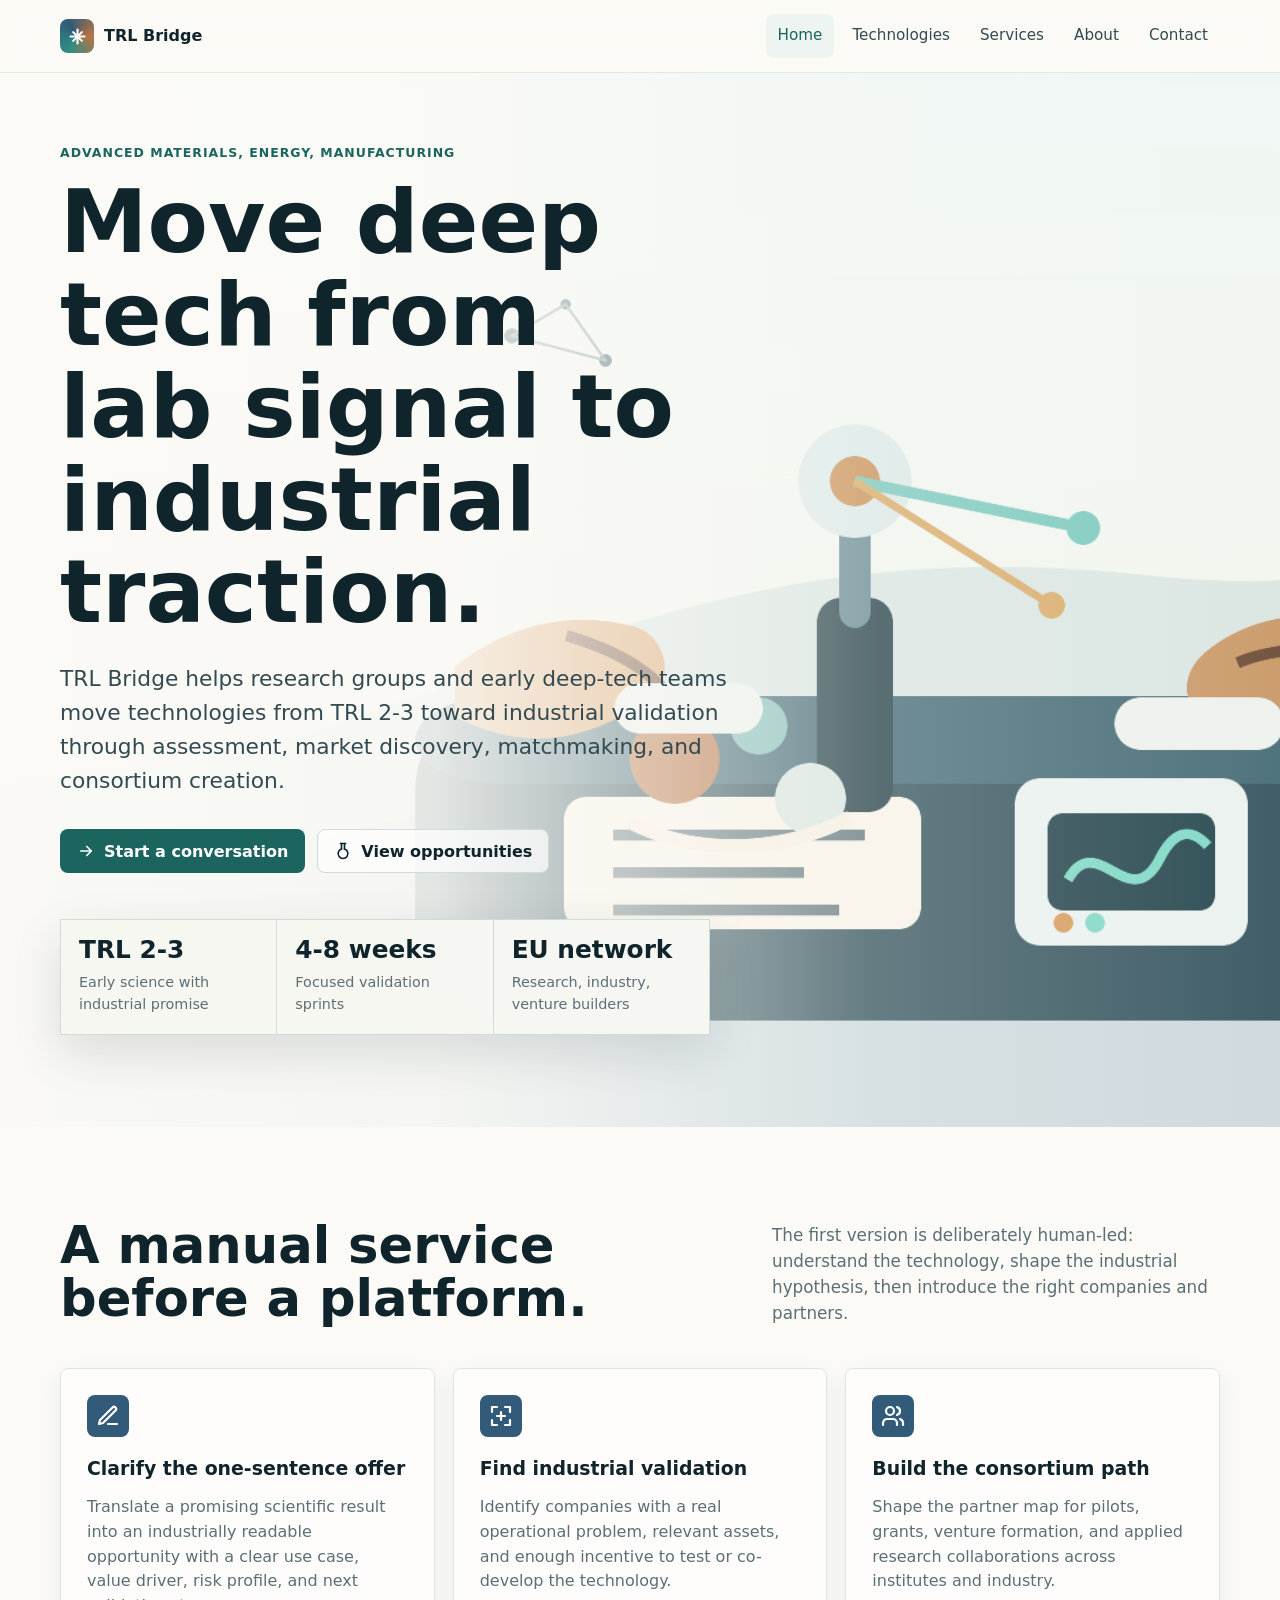
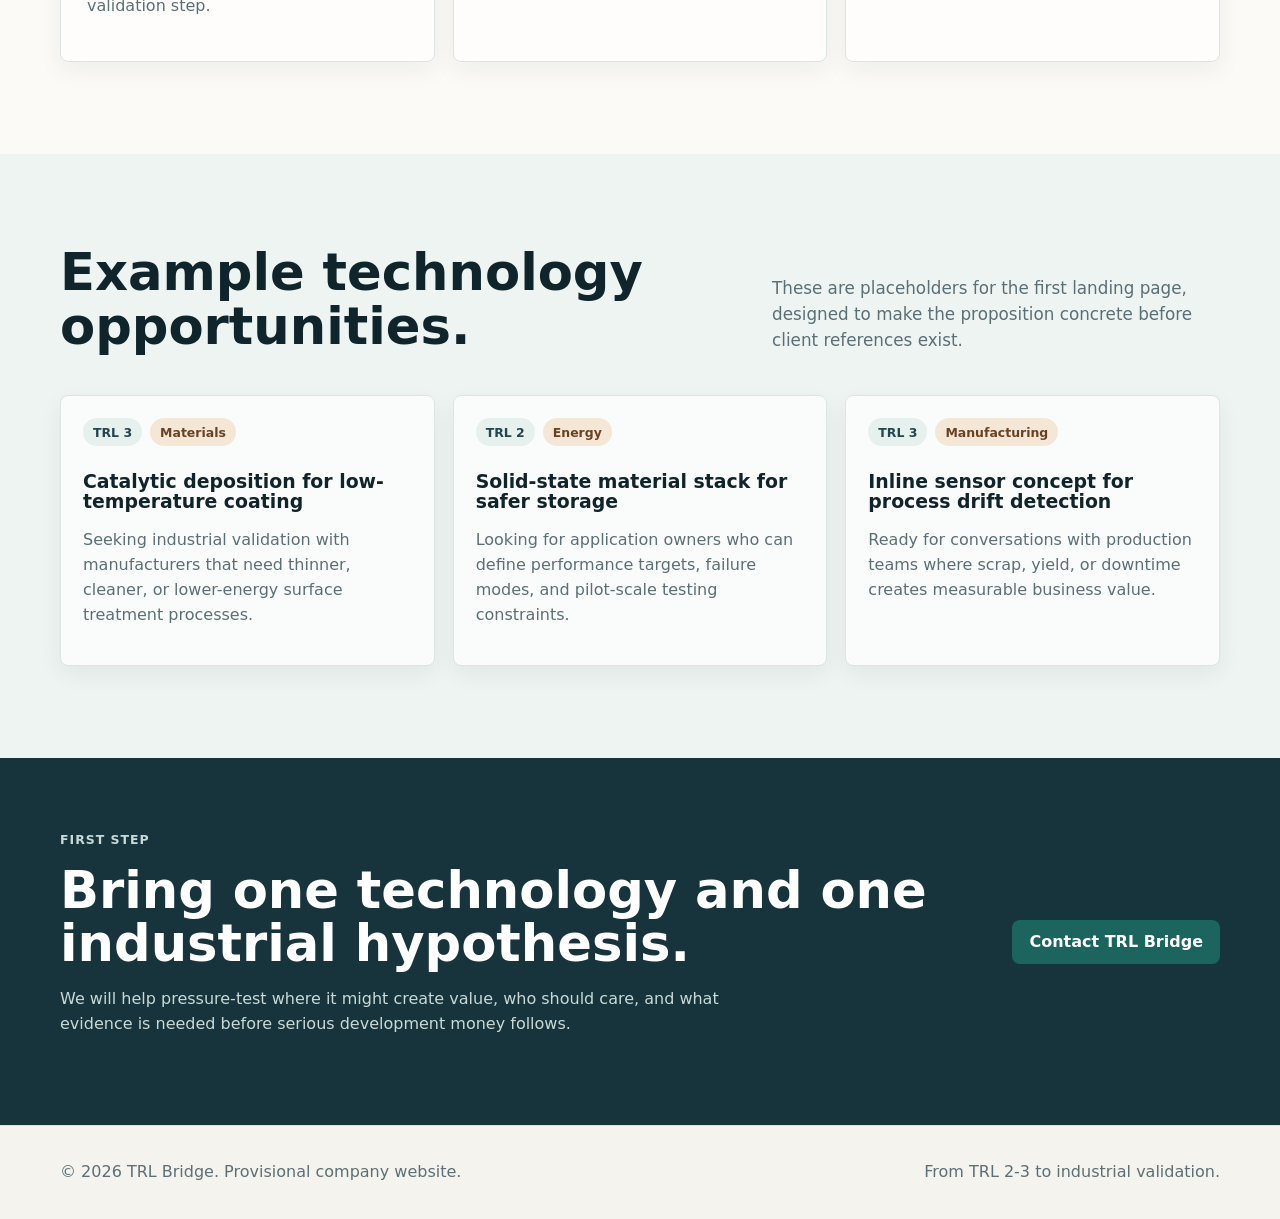
<file: index.html>
<!doctype html>
<html lang="en">
  <head>
    <meta charset="utf-8">
    <meta name="viewport" content="width=device-width, initial-scale=1">
    <title>TRL Bridge | Move deep tech from lab signal to industrial traction</title>
    <meta name="description" content="TRL Bridge helps research groups and early deep-tech teams move TRL 2-3 technologies toward industrial validation through assessment, matchmaking, commercial validation, and consortium building.">
    <link rel="stylesheet" href="styles.css">
  </head>
  <body>
    <header class="site-header">
      <nav class="nav" aria-label="Main navigation">
        <a class="brand" href="index.html" aria-label="TRL Bridge home">
          <span class="mark" aria-hidden="true">
            <svg viewBox="0 0 24 24" fill="none" stroke="currentColor" stroke-width="2.4" stroke-linecap="round" stroke-linejoin="round"><path d="M4 12h16"/><path d="M12 4v16"/><path d="m7 7 10 10"/><path d="m17 7-10 10"/></svg>
          </span>
          <span>TRL Bridge</span>
        </a>
        <div class="nav-links">
          <a href="index.html" aria-current="page">Home</a>
          <a href="technologies.html">Technologies</a>
          <a href="services.html">Services</a>
          <a href="about.html">About</a>
          <a href="contact.html">Contact</a>
        </div>
      </nav>
    </header>

    <main>
      <section class="hero">
        <div class="hero-inner">
          <div class="hero-copy">
            <p class="eyebrow">Advanced materials, energy, manufacturing</p>
            <h1>Move deep tech from lab signal to industrial traction.</h1>
            <p class="lede">TRL Bridge helps research groups and early deep-tech teams move technologies from TRL 2-3 toward industrial validation through assessment, market discovery, matchmaking, and consortium creation.</p>
            <div class="hero-actions">
              <a class="button primary" href="contact.html">
                <svg viewBox="0 0 24 24" fill="none" stroke="currentColor" stroke-width="2.2" stroke-linecap="round" stroke-linejoin="round"><path d="M5 12h14"/><path d="m13 6 6 6-6 6"/></svg>
                Start a conversation
              </a>
              <a class="button secondary" href="technologies.html">
                <svg viewBox="0 0 24 24" fill="none" stroke="currentColor" stroke-width="2.2" stroke-linecap="round" stroke-linejoin="round"><path d="M10 2v7.31"/><path d="M14 9.3V2"/><path d="M8.5 2h7"/><path d="M14 9.3a6.5 6.5 0 1 1-4 0"/></svg>
                View opportunities
              </a>
            </div>
            <div class="proof-row" aria-label="Company focus">
              <div class="proof"><strong>TRL 2-3</strong><span>Early science with industrial promise</span></div>
              <div class="proof"><strong>4-8 weeks</strong><span>Focused validation sprints</span></div>
              <div class="proof"><strong>EU network</strong><span>Research, industry, venture builders</span></div>
            </div>
          </div>
        </div>
      </section>

      <section class="section">
        <div class="section-inner">
          <div class="section-heading">
            <h2>A manual service before a platform.</h2>
            <p>The first version is deliberately human-led: understand the technology, shape the industrial hypothesis, then introduce the right companies and partners.</p>
          </div>
          <div class="grid three">
            <article class="service card">
              <div class="icon" aria-hidden="true"><svg viewBox="0 0 24 24" fill="none" stroke="currentColor" stroke-width="2.2" stroke-linecap="round" stroke-linejoin="round"><path d="M12 20h9"/><path d="M16.5 3.5a2.12 2.12 0 0 1 3 3L7 19l-4 1 1-4Z"/></svg></div>
              <h3>Clarify the one-sentence offer</h3>
              <p>Translate a promising scientific result into an industrially readable opportunity with a clear use case, value driver, risk profile, and next validation step.</p>
            </article>
            <article class="service card">
              <div class="icon" aria-hidden="true"><svg viewBox="0 0 24 24" fill="none" stroke="currentColor" stroke-width="2.2" stroke-linecap="round" stroke-linejoin="round"><path d="M16 3h5v5"/><path d="M8 3H3v5"/><path d="M3 16v5h5"/><path d="M21 16v5h-5"/><path d="M8 12h8"/><path d="M12 8v8"/></svg></div>
              <h3>Find industrial validation</h3>
              <p>Identify companies with a real operational problem, relevant assets, and enough incentive to test or co-develop the technology.</p>
            </article>
            <article class="service card">
              <div class="icon" aria-hidden="true"><svg viewBox="0 0 24 24" fill="none" stroke="currentColor" stroke-width="2.2" stroke-linecap="round" stroke-linejoin="round"><path d="M16 21v-2a4 4 0 0 0-4-4H6a4 4 0 0 0-4 4v2"/><circle cx="9" cy="7" r="4"/><path d="M22 21v-2a4 4 0 0 0-3-3.87"/><path d="M16 3.13a4 4 0 0 1 0 7.75"/></svg></div>
              <h3>Build the consortium path</h3>
              <p>Shape the partner map for pilots, grants, venture formation, and applied research collaborations across institutes and industry.</p>
            </article>
          </div>
        </div>
      </section>

      <section class="section alt">
        <div class="section-inner">
          <div class="section-heading">
            <h2>Example technology opportunities.</h2>
            <p>These are placeholders for the first landing page, designed to make the proposition concrete before client references exist.</p>
          </div>
          <div class="grid three">
            <article class="opportunity card">
              <div class="tag-row"><span class="tag">TRL 3</span><span class="tag copper">Materials</span></div>
              <h3>Catalytic deposition for low-temperature coating</h3>
              <p>Seeking industrial validation with manufacturers that need thinner, cleaner, or lower-energy surface treatment processes.</p>
            </article>
            <article class="opportunity card">
              <div class="tag-row"><span class="tag">TRL 2</span><span class="tag copper">Energy</span></div>
              <h3>Solid-state material stack for safer storage</h3>
              <p>Looking for application owners who can define performance targets, failure modes, and pilot-scale testing constraints.</p>
            </article>
            <article class="opportunity card">
              <div class="tag-row"><span class="tag">TRL 3</span><span class="tag copper">Manufacturing</span></div>
              <h3>Inline sensor concept for process drift detection</h3>
              <p>Ready for conversations with production teams where scrap, yield, or downtime creates measurable business value.</p>
            </article>
          </div>
        </div>
      </section>

      <section class="contact-band">
        <div class="section-inner">
          <div>
            <p class="eyebrow">First step</p>
            <h2>Bring one technology and one industrial hypothesis.</h2>
            <p>We will help pressure-test where it might create value, who should care, and what evidence is needed before serious development money follows.</p>
          </div>
          <a class="button primary" href="contact.html">Contact TRL Bridge</a>
        </div>
      </section>
    </main>

    <footer class="site-footer">
      <div class="footer-inner">
        <span>© <span data-year></span> TRL Bridge. Provisional company website.</span>
        <span>From TRL 2-3 to industrial validation.</span>
      </div>
    </footer>
    <script src="site.js"></script>
  </body>
</html>
</file>
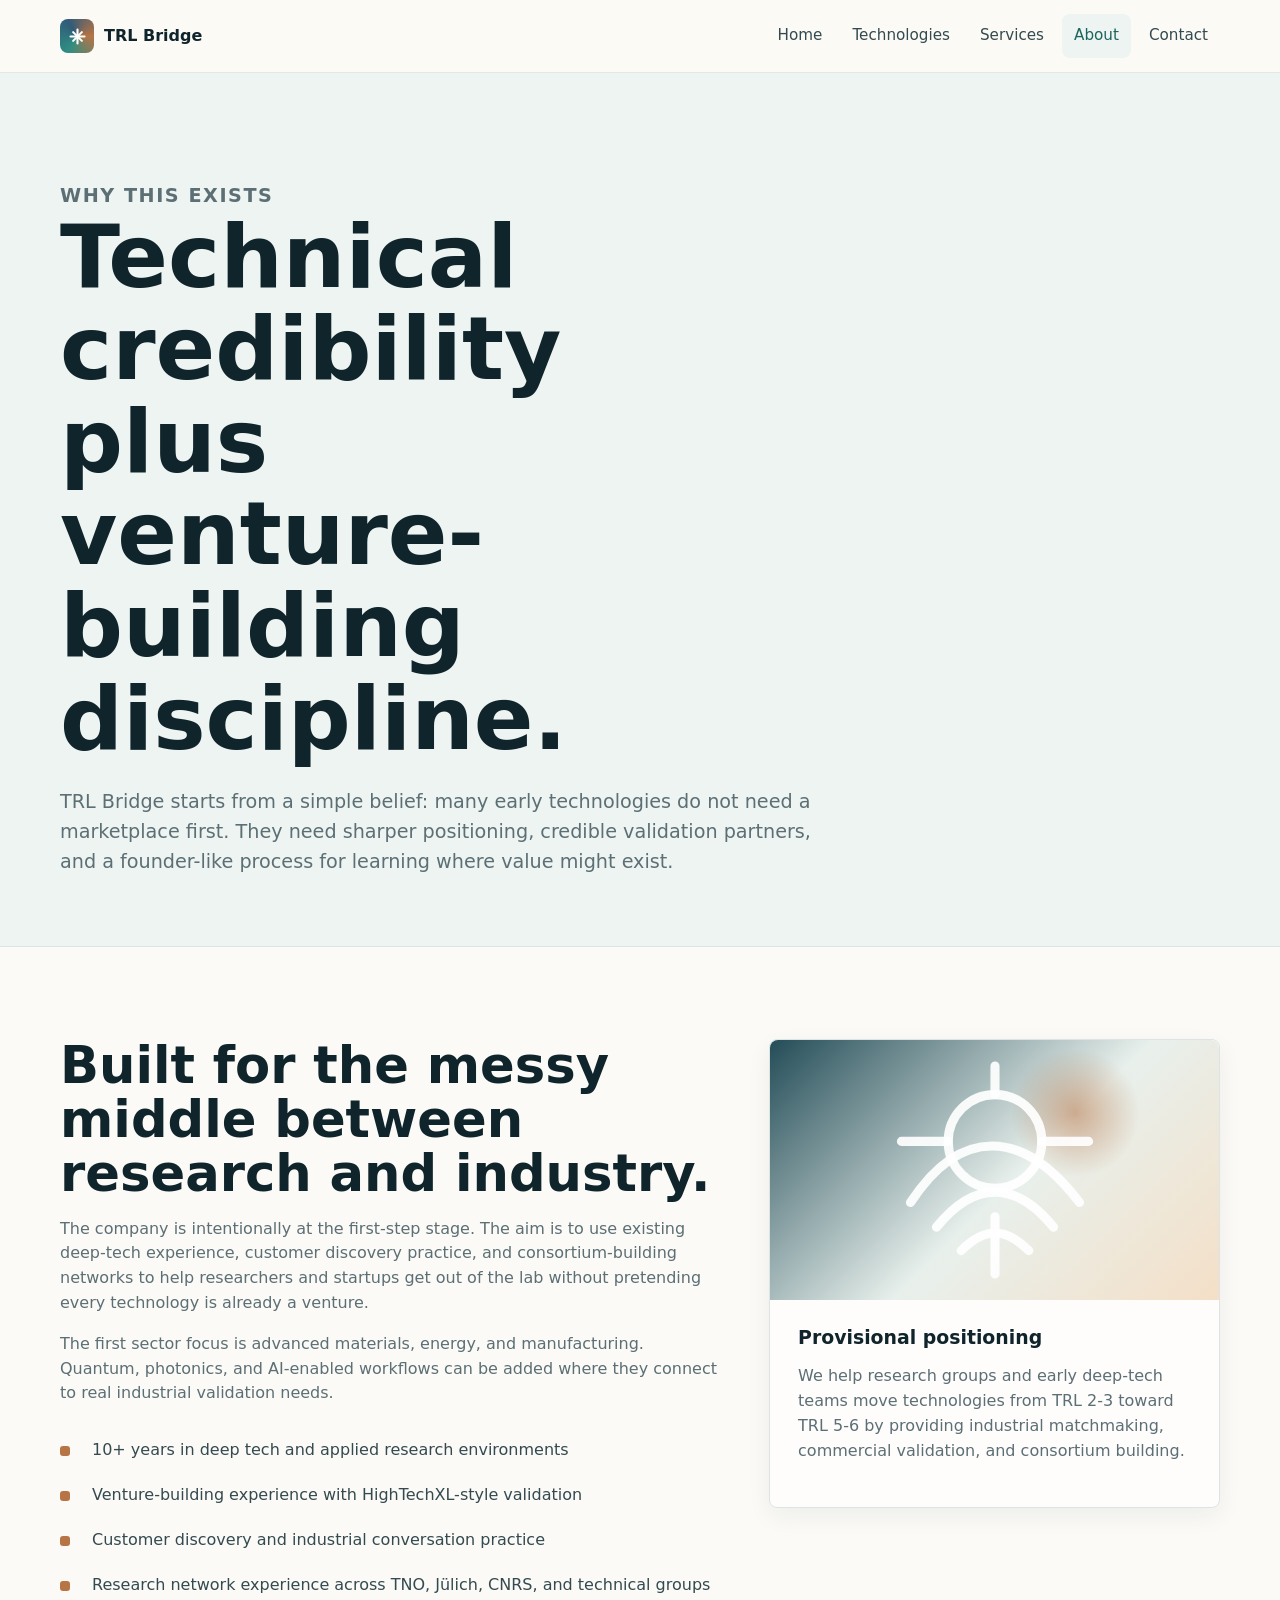
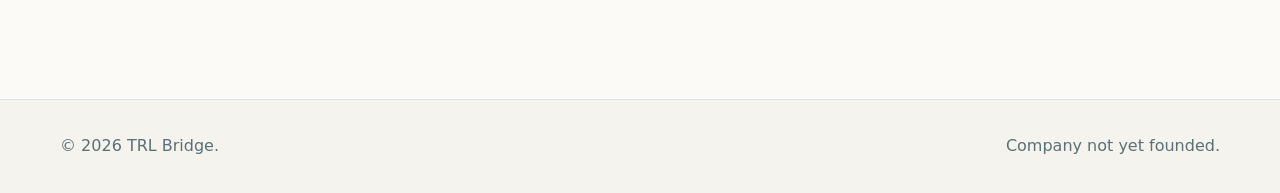
<file: about.html>
<!doctype html>
<html lang="en">
  <head>
    <meta charset="utf-8">
    <meta name="viewport" content="width=device-width, initial-scale=1">
    <title>About | TRL Bridge</title>
    <meta name="description" content="TRL Bridge is a provisional venture-building service for deep-tech research groups, startups, and industrial partners.">
    <link rel="stylesheet" href="styles.css">
  </head>
  <body>
    <header class="site-header">
      <nav class="nav" aria-label="Main navigation">
        <a class="brand" href="index.html"><span class="mark" aria-hidden="true"><svg viewBox="0 0 24 24" fill="none" stroke="currentColor" stroke-width="2.4" stroke-linecap="round" stroke-linejoin="round"><path d="M4 12h16"/><path d="M12 4v16"/><path d="m7 7 10 10"/><path d="m17 7-10 10"/></svg></span><span>TRL Bridge</span></a>
        <div class="nav-links">
          <a href="index.html">Home</a>
          <a href="technologies.html">Technologies</a>
          <a href="services.html">Services</a>
          <a href="about.html" aria-current="page">About</a>
          <a href="contact.html">Contact</a>
        </div>
      </nav>
    </header>
    <main>
      <section class="page-hero">
        <div class="section-inner">
          <p class="eyebrow">Why this exists</p>
          <h1>Technical credibility plus venture-building discipline.</h1>
          <p>TRL Bridge starts from a simple belief: many early technologies do not need a marketplace first. They need sharper positioning, credible validation partners, and a founder-like process for learning where value might exist.</p>
        </div>
      </section>
      <section class="section">
        <div class="section-inner split">
          <div class="text-block">
            <h2>Built for the messy middle between research and industry.</h2>
            <p>The company is intentionally at the first-step stage. The aim is to use existing deep-tech experience, customer discovery practice, and consortium-building networks to help researchers and startups get out of the lab without pretending every technology is already a venture.</p>
            <p>The first sector focus is advanced materials, energy, and manufacturing. Quantum, photonics, and AI-enabled workflows can be added where they connect to real industrial validation needs.</p>
            <ul class="list">
              <li>10+ years in deep tech and applied research environments</li>
              <li>Venture-building experience with HighTechXL-style validation</li>
              <li>Customer discovery and industrial conversation practice</li>
              <li>Research network experience across TNO, Jülich, CNRS, and technical groups</li>
            </ul>
          </div>
          <aside class="card">
            <div class="bio-visual" aria-hidden="true">
              <svg viewBox="0 0 200 200" fill="none" stroke="currentColor" stroke-width="7" stroke-linecap="round" stroke-linejoin="round">
                <path d="M35 125c38-58 86-58 130 0"/>
                <path d="M55 144c29-36 61-36 90 0"/>
                <path d="M74 162c18-18 34-18 52 0"/>
                <circle cx="100" cy="78" r="36"/>
                <path d="M100 42v-22M100 136v44M64 78H28M172 78h-36"/>
              </svg>
            </div>
            <div class="bio">
              <h3>Provisional positioning</h3>
              <p>We help research groups and early deep-tech teams move technologies from TRL 2-3 toward TRL 5-6 by providing industrial matchmaking, commercial validation, and consortium building.</p>
            </div>
          </aside>
        </div>
      </section>
    </main>
    <footer class="site-footer"><div class="footer-inner"><span>© <span data-year></span> TRL Bridge.</span><span>Company not yet founded.</span></div></footer>
    <script src="site.js"></script>
  </body>
</html>
</file>
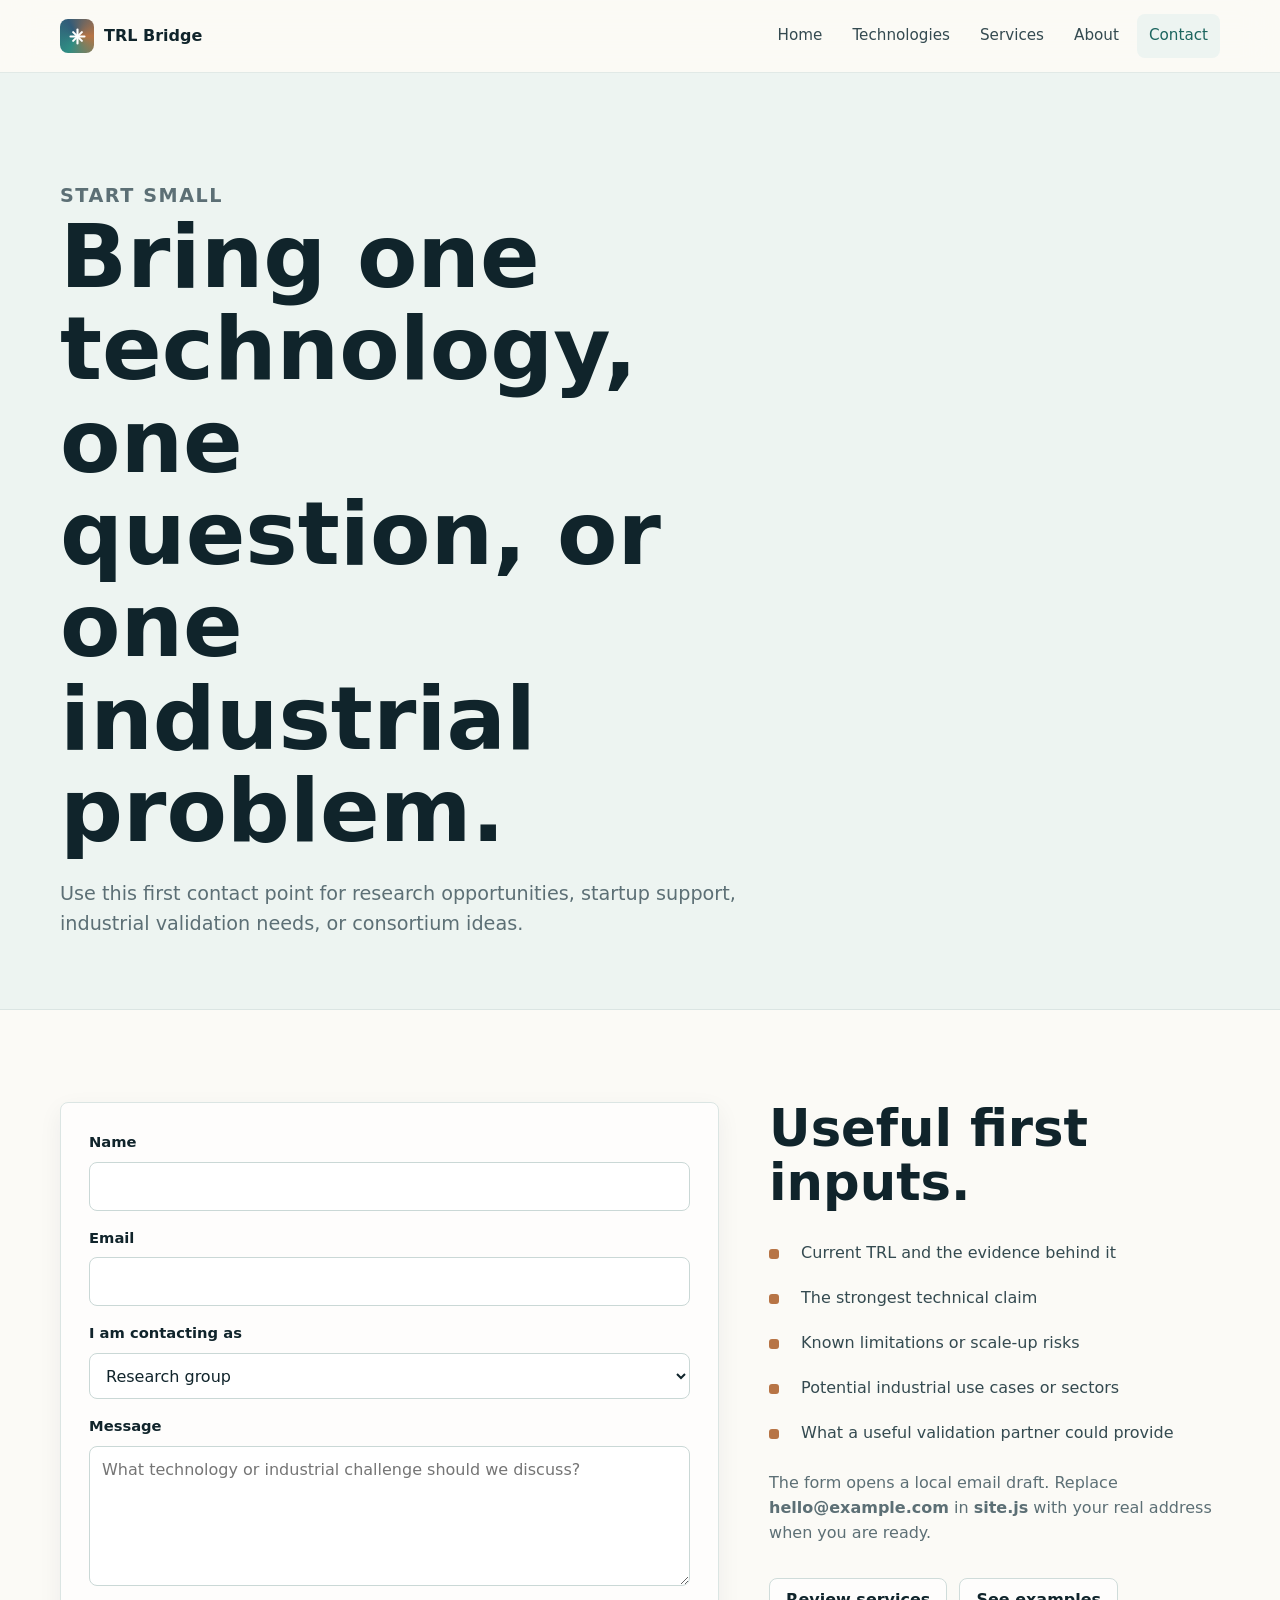
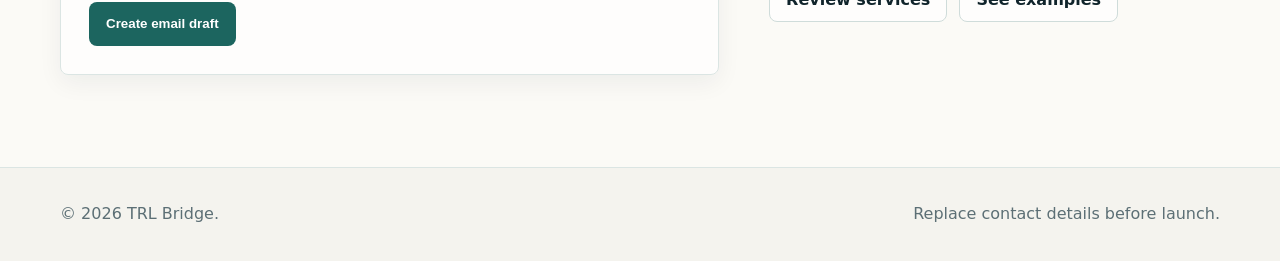
<file: contact.html>
<!doctype html>
<html lang="en">
  <head>
    <meta charset="utf-8">
    <meta name="viewport" content="width=device-width, initial-scale=1">
    <title>Contact | TRL Bridge</title>
    <meta name="description" content="Contact TRL Bridge about early TRL technologies, industrial validation, and deep-tech consortium building.">
    <link rel="stylesheet" href="styles.css">
  </head>
  <body>
    <header class="site-header">
      <nav class="nav" aria-label="Main navigation">
        <a class="brand" href="index.html"><span class="mark" aria-hidden="true"><svg viewBox="0 0 24 24" fill="none" stroke="currentColor" stroke-width="2.4" stroke-linecap="round" stroke-linejoin="round"><path d="M4 12h16"/><path d="M12 4v16"/><path d="m7 7 10 10"/><path d="m17 7-10 10"/></svg></span><span>TRL Bridge</span></a>
        <div class="nav-links">
          <a href="index.html">Home</a>
          <a href="technologies.html">Technologies</a>
          <a href="services.html">Services</a>
          <a href="about.html">About</a>
          <a href="contact.html" aria-current="page">Contact</a>
        </div>
      </nav>
    </header>
    <main>
      <section class="page-hero">
        <div class="section-inner">
          <p class="eyebrow">Start small</p>
          <h1>Bring one technology, one question, or one industrial problem.</h1>
          <p>Use this first contact point for research opportunities, startup support, industrial validation needs, or consortium ideas.</p>
        </div>
      </section>
      <section class="section">
        <div class="section-inner split">
          <form class="contact-panel card" data-contact-form>
            <div class="field">
              <label for="name">Name</label>
              <input id="name" name="name" autocomplete="name" required>
            </div>
            <div class="field">
              <label for="email">Email</label>
              <input id="email" type="email" name="email" autocomplete="email" required>
            </div>
            <div class="field">
              <label for="role">I am contacting as</label>
              <select id="role" name="role">
                <option>Research group</option>
                <option>Startup or spin-off</option>
                <option>Industrial company</option>
                <option>Investor or venture builder</option>
              </select>
            </div>
            <div class="field">
              <label for="message">Message</label>
              <textarea id="message" name="message" placeholder="What technology or industrial challenge should we discuss?"></textarea>
            </div>
            <button class="button primary" type="submit">Create email draft</button>
          </form>
          <div class="text-block">
            <h2>Useful first inputs.</h2>
            <ul class="list">
              <li>Current TRL and the evidence behind it</li>
              <li>The strongest technical claim</li>
              <li>Known limitations or scale-up risks</li>
              <li>Potential industrial use cases or sectors</li>
              <li>What a useful validation partner could provide</li>
            </ul>
            <p>The form opens a local email draft. Replace <strong>hello@example.com</strong> in <strong>site.js</strong> with your real address when you are ready.</p>
            <div class="cta-row">
              <a class="button secondary" href="services.html">Review services</a>
              <a class="button secondary" href="technologies.html">See examples</a>
            </div>
          </div>
        </div>
      </section>
    </main>
    <footer class="site-footer"><div class="footer-inner"><span>© <span data-year></span> TRL Bridge.</span><span>Replace contact details before launch.</span></div></footer>
    <script src="site.js"></script>
  </body>
</html>
</file>
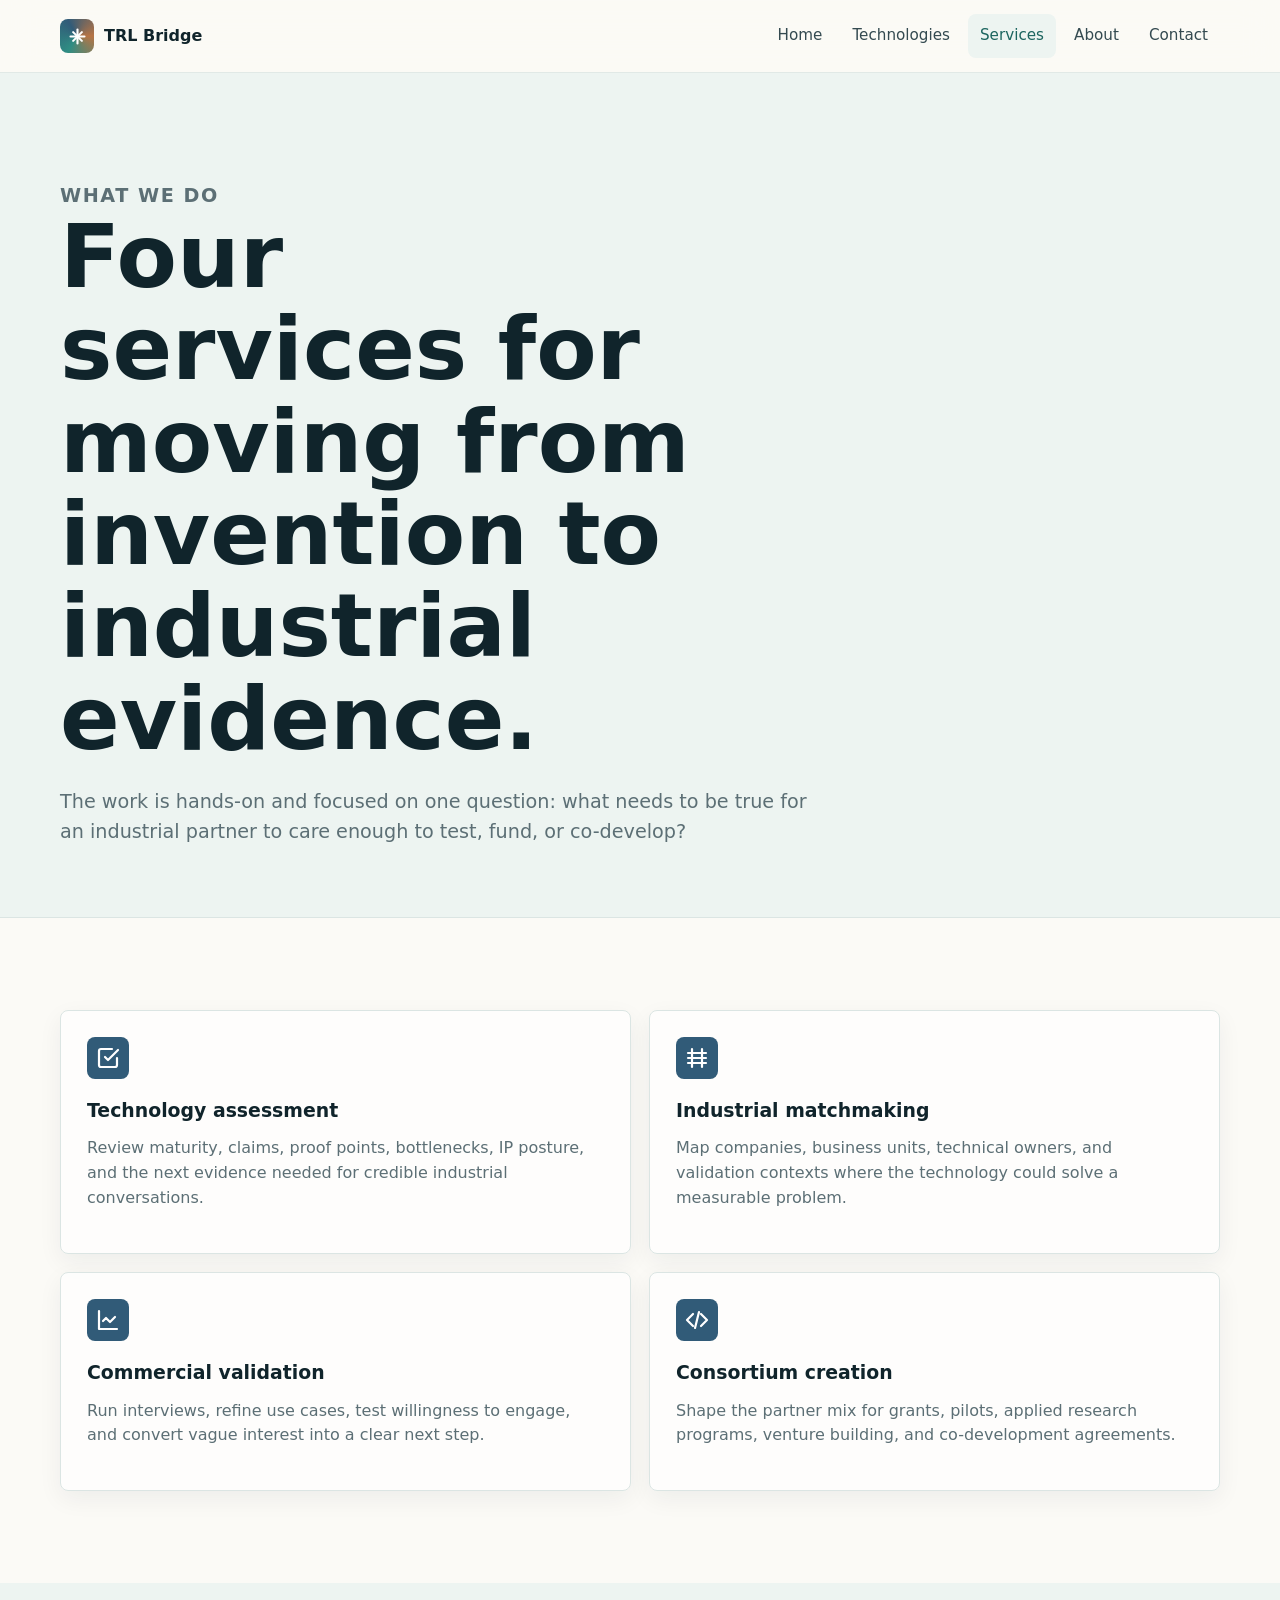
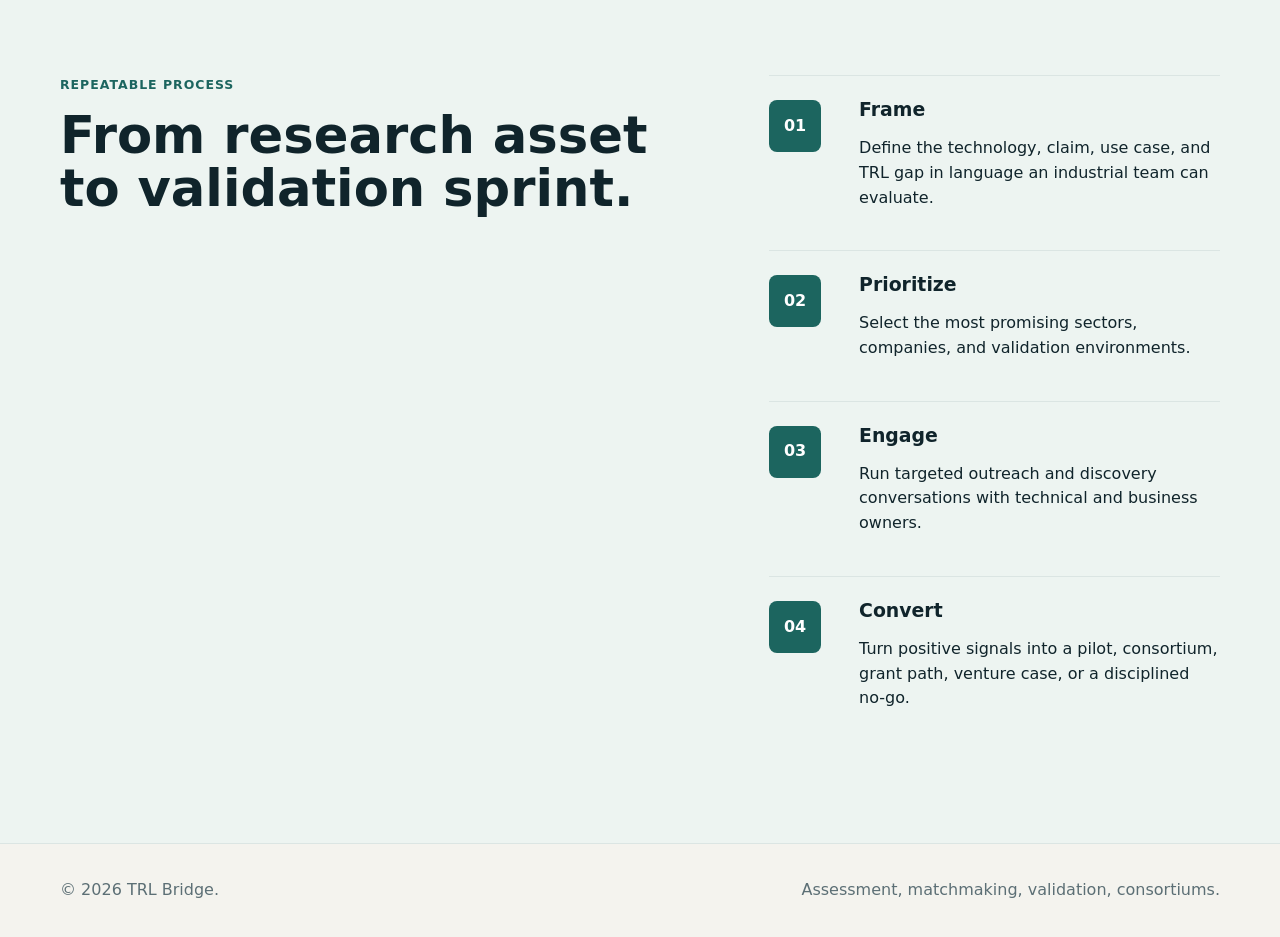
<file: services.html>
<!doctype html>
<html lang="en">
  <head>
    <meta charset="utf-8">
    <meta name="viewport" content="width=device-width, initial-scale=1">
    <title>Services | TRL Bridge</title>
    <meta name="description" content="Technology assessment, industrial matchmaking, commercial validation, and consortium creation for early TRL deep-tech opportunities.">
    <link rel="stylesheet" href="styles.css">
  </head>
  <body>
    <header class="site-header">
      <nav class="nav" aria-label="Main navigation">
        <a class="brand" href="index.html"><span class="mark" aria-hidden="true"><svg viewBox="0 0 24 24" fill="none" stroke="currentColor" stroke-width="2.4" stroke-linecap="round" stroke-linejoin="round"><path d="M4 12h16"/><path d="M12 4v16"/><path d="m7 7 10 10"/><path d="m17 7-10 10"/></svg></span><span>TRL Bridge</span></a>
        <div class="nav-links">
          <a href="index.html">Home</a>
          <a href="technologies.html">Technologies</a>
          <a href="services.html" aria-current="page">Services</a>
          <a href="about.html">About</a>
          <a href="contact.html">Contact</a>
        </div>
      </nav>
    </header>
    <main>
      <section class="page-hero">
        <div class="section-inner">
          <p class="eyebrow">What we do</p>
          <h1>Four services for moving from invention to industrial evidence.</h1>
          <p>The work is hands-on and focused on one question: what needs to be true for an industrial partner to care enough to test, fund, or co-develop?</p>
        </div>
      </section>
      <section class="section">
        <div class="section-inner">
          <div class="grid two">
            <article class="service card">
              <div class="icon" aria-hidden="true"><svg viewBox="0 0 24 24" fill="none" stroke="currentColor" stroke-width="2.2" stroke-linecap="round" stroke-linejoin="round"><path d="m9 11 3 3L22 4"/><path d="M21 12v7a2 2 0 0 1-2 2H5a2 2 0 0 1-2-2V5a2 2 0 0 1 2-2h11"/></svg></div>
              <h3>Technology assessment</h3>
              <p>Review maturity, claims, proof points, bottlenecks, IP posture, and the next evidence needed for credible industrial conversations.</p>
            </article>
            <article class="service card">
              <div class="icon" aria-hidden="true"><svg viewBox="0 0 24 24" fill="none" stroke="currentColor" stroke-width="2.2" stroke-linecap="round" stroke-linejoin="round"><path d="M3 7h18"/><path d="M3 12h18"/><path d="M3 17h18"/><path d="M7 3v18"/><path d="M17 3v18"/></svg></div>
              <h3>Industrial matchmaking</h3>
              <p>Map companies, business units, technical owners, and validation contexts where the technology could solve a measurable problem.</p>
            </article>
            <article class="service card">
              <div class="icon" aria-hidden="true"><svg viewBox="0 0 24 24" fill="none" stroke="currentColor" stroke-width="2.2" stroke-linecap="round" stroke-linejoin="round"><path d="M3 3v18h18"/><path d="m19 9-5 5-4-4-3 3"/></svg></div>
              <h3>Commercial validation</h3>
              <p>Run interviews, refine use cases, test willingness to engage, and convert vague interest into a clear next step.</p>
            </article>
            <article class="service card">
              <div class="icon" aria-hidden="true"><svg viewBox="0 0 24 24" fill="none" stroke="currentColor" stroke-width="2.2" stroke-linecap="round" stroke-linejoin="round"><path d="M16 18 22 12l-6-6"/><path d="M8 6 2 12l6 6"/><path d="m14 4-4 16"/></svg></div>
              <h3>Consortium creation</h3>
              <p>Shape the partner mix for grants, pilots, applied research programs, venture building, and co-development agreements.</p>
            </article>
          </div>
        </div>
      </section>
      <section class="section alt">
        <div class="section-inner split">
          <div>
            <p class="eyebrow">Repeatable process</p>
            <h2>From research asset to validation sprint.</h2>
          </div>
          <div class="process">
            <div class="step"><div><h3>Frame</h3><p>Define the technology, claim, use case, and TRL gap in language an industrial team can evaluate.</p></div></div>
            <div class="step"><div><h3>Prioritize</h3><p>Select the most promising sectors, companies, and validation environments.</p></div></div>
            <div class="step"><div><h3>Engage</h3><p>Run targeted outreach and discovery conversations with technical and business owners.</p></div></div>
            <div class="step"><div><h3>Convert</h3><p>Turn positive signals into a pilot, consortium, grant path, venture case, or a disciplined no-go.</p></div></div>
          </div>
        </div>
      </section>
    </main>
    <footer class="site-footer"><div class="footer-inner"><span>© <span data-year></span> TRL Bridge.</span><span>Assessment, matchmaking, validation, consortiums.</span></div></footer>
    <script src="site.js"></script>
  </body>
</html>
</file>
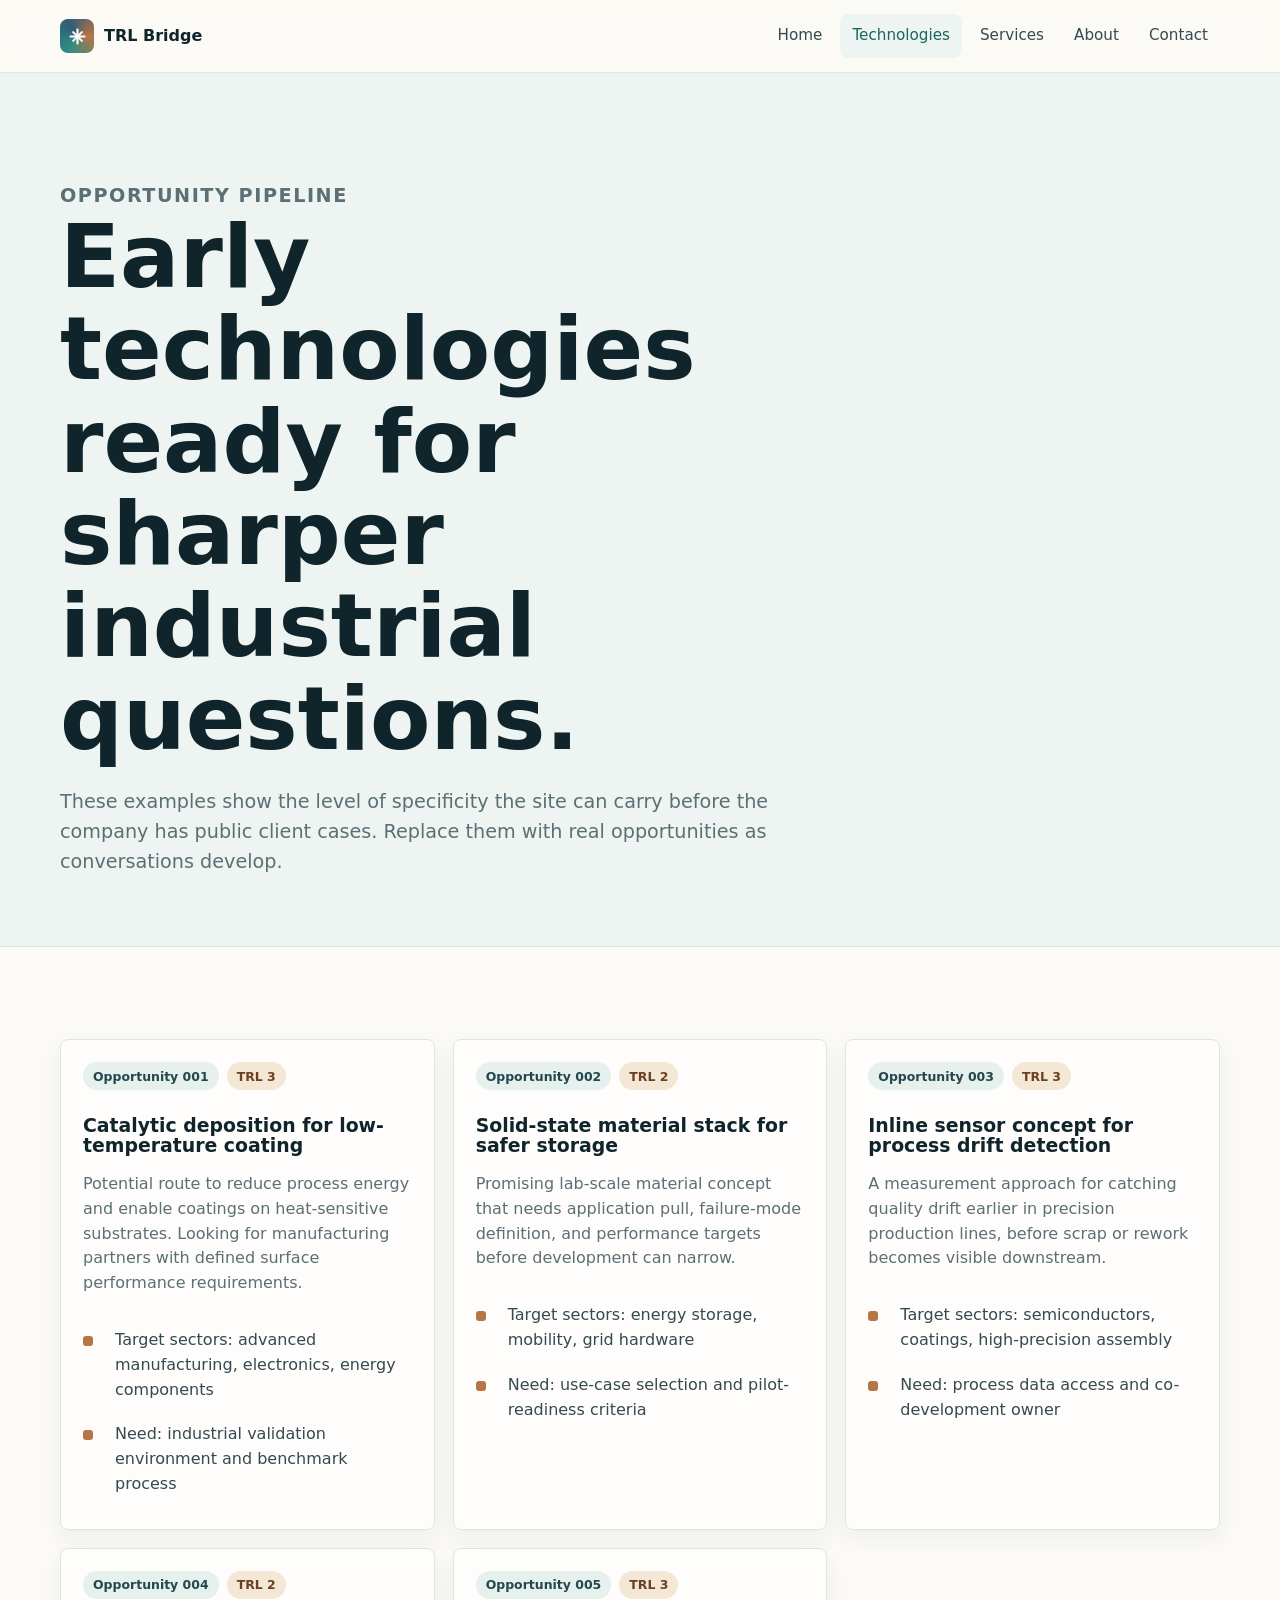
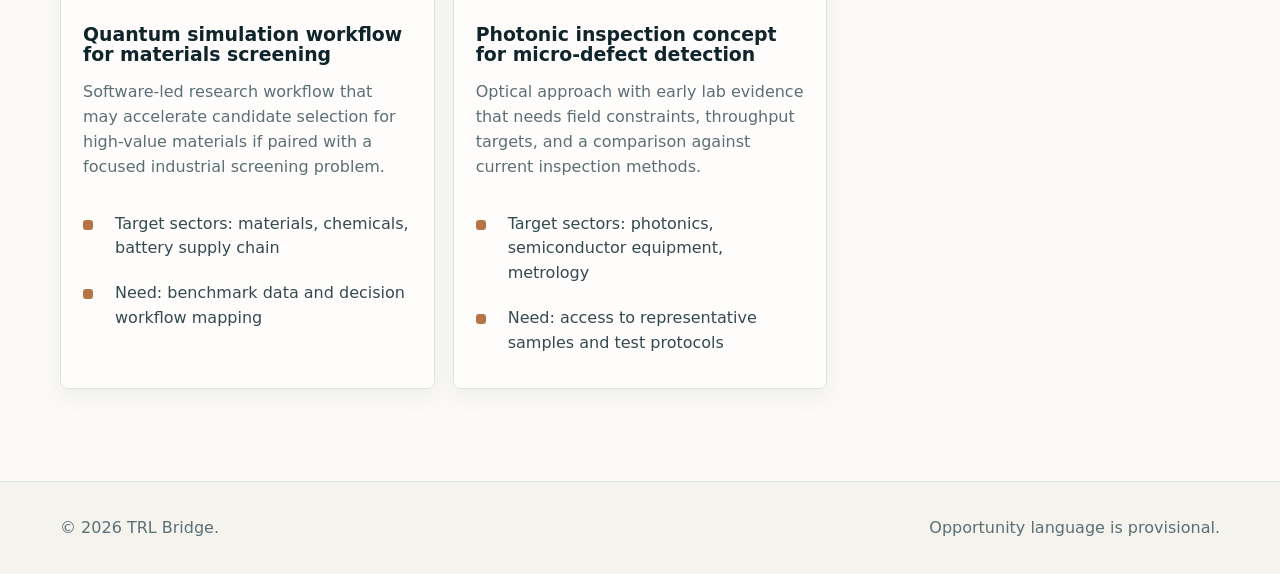
<file: technologies.html>
<!doctype html>
<html lang="en">
  <head>
    <meta charset="utf-8">
    <meta name="viewport" content="width=device-width, initial-scale=1">
    <title>Technologies | TRL Bridge</title>
    <meta name="description" content="Example early-TRL technology opportunities for industrial validation and co-development.">
    <link rel="stylesheet" href="styles.css">
  </head>
  <body>
    <header class="site-header">
      <nav class="nav" aria-label="Main navigation">
        <a class="brand" href="index.html"><span class="mark" aria-hidden="true"><svg viewBox="0 0 24 24" fill="none" stroke="currentColor" stroke-width="2.4" stroke-linecap="round" stroke-linejoin="round"><path d="M4 12h16"/><path d="M12 4v16"/><path d="m7 7 10 10"/><path d="m17 7-10 10"/></svg></span><span>TRL Bridge</span></a>
        <div class="nav-links">
          <a href="index.html">Home</a>
          <a href="technologies.html" aria-current="page">Technologies</a>
          <a href="services.html">Services</a>
          <a href="about.html">About</a>
          <a href="contact.html">Contact</a>
        </div>
      </nav>
    </header>
    <main>
      <section class="page-hero">
        <div class="section-inner">
          <p class="eyebrow">Opportunity pipeline</p>
          <h1>Early technologies ready for sharper industrial questions.</h1>
          <p>These examples show the level of specificity the site can carry before the company has public client cases. Replace them with real opportunities as conversations develop.</p>
        </div>
      </section>
      <section class="section">
        <div class="section-inner">
          <div class="grid three">
            <article class="opportunity card">
              <div class="tag-row"><span class="tag">Opportunity 001</span><span class="tag copper">TRL 3</span></div>
              <h3>Catalytic deposition for low-temperature coating</h3>
              <p>Potential route to reduce process energy and enable coatings on heat-sensitive substrates. Looking for manufacturing partners with defined surface performance requirements.</p>
              <ul class="list">
                <li>Target sectors: advanced manufacturing, electronics, energy components</li>
                <li>Need: industrial validation environment and benchmark process</li>
              </ul>
            </article>
            <article class="opportunity card">
              <div class="tag-row"><span class="tag">Opportunity 002</span><span class="tag copper">TRL 2</span></div>
              <h3>Solid-state material stack for safer storage</h3>
              <p>Promising lab-scale material concept that needs application pull, failure-mode definition, and performance targets before development can narrow.</p>
              <ul class="list">
                <li>Target sectors: energy storage, mobility, grid hardware</li>
                <li>Need: use-case selection and pilot-readiness criteria</li>
              </ul>
            </article>
            <article class="opportunity card">
              <div class="tag-row"><span class="tag">Opportunity 003</span><span class="tag copper">TRL 3</span></div>
              <h3>Inline sensor concept for process drift detection</h3>
              <p>A measurement approach for catching quality drift earlier in precision production lines, before scrap or rework becomes visible downstream.</p>
              <ul class="list">
                <li>Target sectors: semiconductors, coatings, high-precision assembly</li>
                <li>Need: process data access and co-development owner</li>
              </ul>
            </article>
            <article class="opportunity card">
              <div class="tag-row"><span class="tag">Opportunity 004</span><span class="tag copper">TRL 2</span></div>
              <h3>Quantum simulation workflow for materials screening</h3>
              <p>Software-led research workflow that may accelerate candidate selection for high-value materials if paired with a focused industrial screening problem.</p>
              <ul class="list">
                <li>Target sectors: materials, chemicals, battery supply chain</li>
                <li>Need: benchmark data and decision workflow mapping</li>
              </ul>
            </article>
            <article class="opportunity card">
              <div class="tag-row"><span class="tag">Opportunity 005</span><span class="tag copper">TRL 3</span></div>
              <h3>Photonic inspection concept for micro-defect detection</h3>
              <p>Optical approach with early lab evidence that needs field constraints, throughput targets, and a comparison against current inspection methods.</p>
              <ul class="list">
                <li>Target sectors: photonics, semiconductor equipment, metrology</li>
                <li>Need: access to representative samples and test protocols</li>
              </ul>
            </article>
          </div>
        </div>
      </section>
    </main>
    <footer class="site-footer"><div class="footer-inner"><span>© <span data-year></span> TRL Bridge.</span><span>Opportunity language is provisional.</span></div></footer>
    <script src="site.js"></script>
  </body>
</html>
</file>
<file: styles.css>
:root {
  --ink: #10242b;
  --muted: #5c6f75;
  --line: #dbe5e3;
  --paper: #fbfaf6;
  --soft: #eef4f1;
  --aqua: #2f8d83;
  --aqua-dark: #1c655f;
  --copper: #b77445;
  --blue: #315b78;
  --nav: rgba(251, 250, 246, 0.9);
  --shadow: 0 18px 50px rgba(16, 36, 43, 0.12);
}

* {
  box-sizing: border-box;
}

html {
  scroll-behavior: smooth;
}

body {
  margin: 0;
  font-family: Inter, ui-sans-serif, system-ui, -apple-system, BlinkMacSystemFont, "Segoe UI", sans-serif;
  color: var(--ink);
  background: var(--paper);
  line-height: 1.55;
}

img {
  display: block;
  max-width: 100%;
}

a {
  color: inherit;
  text-decoration: none;
}

.site-header {
  position: sticky;
  top: 0;
  z-index: 10;
  border-bottom: 1px solid rgba(219, 229, 227, 0.8);
  background: var(--nav);
  backdrop-filter: blur(18px);
}

.nav {
  width: min(1160px, calc(100% - 40px));
  min-height: 72px;
  margin: 0 auto;
  display: flex;
  align-items: center;
  justify-content: space-between;
  gap: 24px;
}

.brand {
  display: inline-flex;
  align-items: center;
  gap: 10px;
  font-weight: 800;
  letter-spacing: 0;
}

.mark {
  width: 34px;
  height: 34px;
  border-radius: 8px;
  display: grid;
  place-items: center;
  color: white;
  background: conic-gradient(from 210deg, var(--aqua), var(--blue), var(--copper), var(--aqua));
}

.mark svg {
  width: 21px;
  height: 21px;
}

.nav-links {
  display: flex;
  align-items: center;
  gap: 6px;
  color: #344a50;
  font-size: 0.95rem;
}

.nav-links a {
  padding: 10px 12px;
  border-radius: 8px;
}

.nav-links a:hover,
.nav-links a[aria-current="page"] {
  background: #edf4f1;
  color: var(--aqua-dark);
}

.button {
  display: inline-flex;
  min-height: 44px;
  align-items: center;
  justify-content: center;
  gap: 9px;
  border-radius: 8px;
  border: 1px solid transparent;
  padding: 11px 16px;
  font-weight: 750;
  line-height: 1.2;
}

.button.primary {
  color: white;
  background: var(--aqua-dark);
}

.button.primary:hover {
  background: #164f4b;
}

.button.secondary {
  color: var(--ink);
  border-color: #cfdcda;
  background: rgba(255, 255, 255, 0.72);
}

.button svg {
  width: 18px;
  height: 18px;
  flex: 0 0 auto;
}

.hero {
  min-height: calc(100vh - 72px);
  display: grid;
  align-items: center;
  position: relative;
  isolation: isolate;
  overflow: hidden;
}

.hero::before {
  content: "";
  position: absolute;
  inset: 0;
  z-index: -2;
  background: url("assets/hero-transfer.png") center / cover no-repeat;
}

.hero::after {
  content: "";
  position: absolute;
  inset: 0;
  z-index: -1;
  background:
    linear-gradient(90deg, rgba(251, 250, 246, 0.96) 0%, rgba(251, 250, 246, 0.88) 34%, rgba(251, 250, 246, 0.26) 68%, rgba(251, 250, 246, 0.08) 100%);
}

.hero-inner,
.section-inner {
  width: min(1160px, calc(100% - 40px));
  margin: 0 auto;
}

.hero-copy {
  width: min(700px, 100%);
  padding: 70px 0 92px;
}

.eyebrow {
  margin: 0 0 14px;
  color: var(--aqua-dark);
  font-weight: 800;
  text-transform: uppercase;
  font-size: 0.78rem;
  letter-spacing: 0.08em;
}

h1,
h2,
h3 {
  margin: 0;
  line-height: 1.05;
  letter-spacing: 0;
}

h1 {
  max-width: 660px;
  font-size: clamp(2.6rem, 7vw, 5.5rem);
}

h2 {
  font-size: clamp(2rem, 4vw, 3.35rem);
}

h3 {
  font-size: 1.18rem;
}

.lede {
  max-width: 680px;
  margin: 24px 0 0;
  color: #324a51;
  font-size: clamp(1.08rem, 2vw, 1.36rem);
}

.hero-actions,
.cta-row {
  display: flex;
  flex-wrap: wrap;
  gap: 12px;
  margin-top: 32px;
}

.proof-row {
  display: grid;
  grid-template-columns: repeat(3, minmax(0, 1fr));
  gap: 1px;
  margin-top: 46px;
  width: min(650px, 100%);
  border: 1px solid rgba(207, 220, 218, 0.9);
  background: rgba(207, 220, 218, 0.9);
  box-shadow: var(--shadow);
}

.proof {
  min-height: 92px;
  padding: 18px;
  background: rgba(251, 250, 246, 0.9);
}

.proof strong {
  display: block;
  font-size: 1.55rem;
  line-height: 1;
}

.proof span {
  display: block;
  margin-top: 8px;
  color: var(--muted);
  font-size: 0.9rem;
}

.section {
  padding: 92px 0;
}

.section.alt {
  background: #edf4f1;
}

.section-heading {
  display: grid;
  grid-template-columns: minmax(0, 0.9fr) minmax(280px, 0.6fr);
  gap: 40px;
  align-items: end;
  margin-bottom: 42px;
}

.section-heading p {
  margin: 0;
  color: var(--muted);
  font-size: 1.05rem;
}

.grid {
  display: grid;
  gap: 18px;
}

.grid.three {
  grid-template-columns: repeat(3, minmax(0, 1fr));
}

.grid.two {
  grid-template-columns: repeat(2, minmax(0, 1fr));
}

.card {
  border: 1px solid var(--line);
  border-radius: 8px;
  background: rgba(255, 255, 255, 0.72);
  box-shadow: 0 8px 24px rgba(16, 36, 43, 0.06);
}

.opportunity {
  min-height: 100%;
  padding: 22px;
}

.tag-row {
  display: flex;
  flex-wrap: wrap;
  gap: 8px;
  margin-bottom: 26px;
}

.tag {
  display: inline-flex;
  align-items: center;
  min-height: 28px;
  border-radius: 999px;
  padding: 4px 10px;
  color: #24464d;
  background: #e6f1ee;
  font-size: 0.78rem;
  font-weight: 800;
}

.tag.copper {
  color: #694223;
  background: #f5e7d6;
}

.opportunity p,
.service p,
.bio p,
.contact-panel p,
.text-block p {
  color: var(--muted);
}

.service {
  padding: 26px;
}

.icon {
  width: 42px;
  height: 42px;
  border-radius: 8px;
  display: grid;
  place-items: center;
  margin-bottom: 22px;
  color: white;
  background: var(--blue);
}

.icon svg {
  width: 24px;
  height: 24px;
}

.process {
  counter-reset: step;
}

.step {
  display: grid;
  grid-template-columns: 72px 1fr;
  gap: 18px;
  align-items: start;
  padding: 24px 0;
  border-top: 1px solid var(--line);
}

.step::before {
  counter-increment: step;
  content: counter(step, decimal-leading-zero);
  width: 52px;
  height: 52px;
  display: grid;
  place-items: center;
  border-radius: 8px;
  color: white;
  background: var(--aqua-dark);
  font-weight: 850;
}

.split {
  display: grid;
  grid-template-columns: minmax(0, 0.95fr) minmax(280px, 0.65fr);
  gap: 50px;
  align-items: start;
}

.bio {
  padding: 28px;
}

.bio-visual {
  min-height: 260px;
  border-radius: 8px 8px 0 0;
  background:
    radial-gradient(circle at 68% 28%, rgba(183, 116, 69, 0.55), transparent 18%),
    linear-gradient(135deg, #244d58, #e8f0ec 54%, #f4dfc7);
  display: grid;
  place-items: center;
}

.bio-visual svg {
  width: 58%;
  max-width: 260px;
  color: rgba(255, 255, 255, 0.92);
}

.list {
  list-style: none;
  margin: 22px 0 0;
  padding: 0;
}

.list li {
  display: grid;
  grid-template-columns: 22px 1fr;
  gap: 10px;
  padding: 10px 0;
  color: #344a50;
}

.list li::before {
  content: "";
  width: 10px;
  height: 10px;
  margin-top: 8px;
  border-radius: 3px;
  background: var(--copper);
}

.page-hero {
  padding: 86px 0 70px;
  background: #edf4f1;
  border-bottom: 1px solid var(--line);
}

.page-hero p {
  max-width: 760px;
  margin: 22px 0 0;
  color: var(--muted);
  font-size: 1.2rem;
}

.contact-band {
  padding: 72px 0;
  color: white;
  background: #17343c;
}

.contact-band .section-inner {
  display: grid;
  grid-template-columns: minmax(0, 1fr) auto;
  gap: 34px;
  align-items: center;
}

.contact-band p {
  max-width: 680px;
  color: #c8d9d7;
}

.contact-panel {
  padding: 28px;
}

.field {
  display: grid;
  gap: 8px;
  margin-bottom: 16px;
}

.field label {
  font-weight: 800;
  font-size: 0.92rem;
}

.field input,
.field textarea,
.field select {
  width: 100%;
  min-height: 46px;
  border: 1px solid #cad8d6;
  border-radius: 8px;
  padding: 11px 12px;
  color: var(--ink);
  background: white;
  font: inherit;
}

.field textarea {
  min-height: 140px;
  resize: vertical;
}

.site-footer {
  padding: 34px 0;
  border-top: 1px solid var(--line);
  color: var(--muted);
  background: #f4f3ee;
}

.footer-inner {
  width: min(1160px, calc(100% - 40px));
  margin: 0 auto;
  display: flex;
  justify-content: space-between;
  gap: 20px;
  flex-wrap: wrap;
}

@media (max-width: 860px) {
  .nav {
    min-height: auto;
    padding: 14px 0;
    align-items: flex-start;
    flex-direction: column;
  }

  .nav-links {
    width: 100%;
    overflow-x: auto;
    padding-bottom: 4px;
  }

  .hero {
    min-height: auto;
  }

  .hero::after {
    background: linear-gradient(180deg, rgba(251, 250, 246, 0.96), rgba(251, 250, 246, 0.84));
  }

  .hero-copy {
    padding: 58px 0 70px;
  }

  .proof-row,
  .grid.three,
  .grid.two,
  .section-heading,
  .split,
  .contact-band .section-inner {
    grid-template-columns: 1fr;
  }

  .section {
    padding: 68px 0;
  }
}

@media (max-width: 560px) {
  .hero-inner,
  .section-inner,
  .nav,
  .footer-inner {
    width: min(100% - 28px, 1160px);
  }

  .proof-row {
    box-shadow: none;
  }

  .hero-actions .button,
  .cta-row .button,
  .contact-band .button {
    width: 100%;
  }

  .step {
    grid-template-columns: 1fr;
  }
}
</file>
